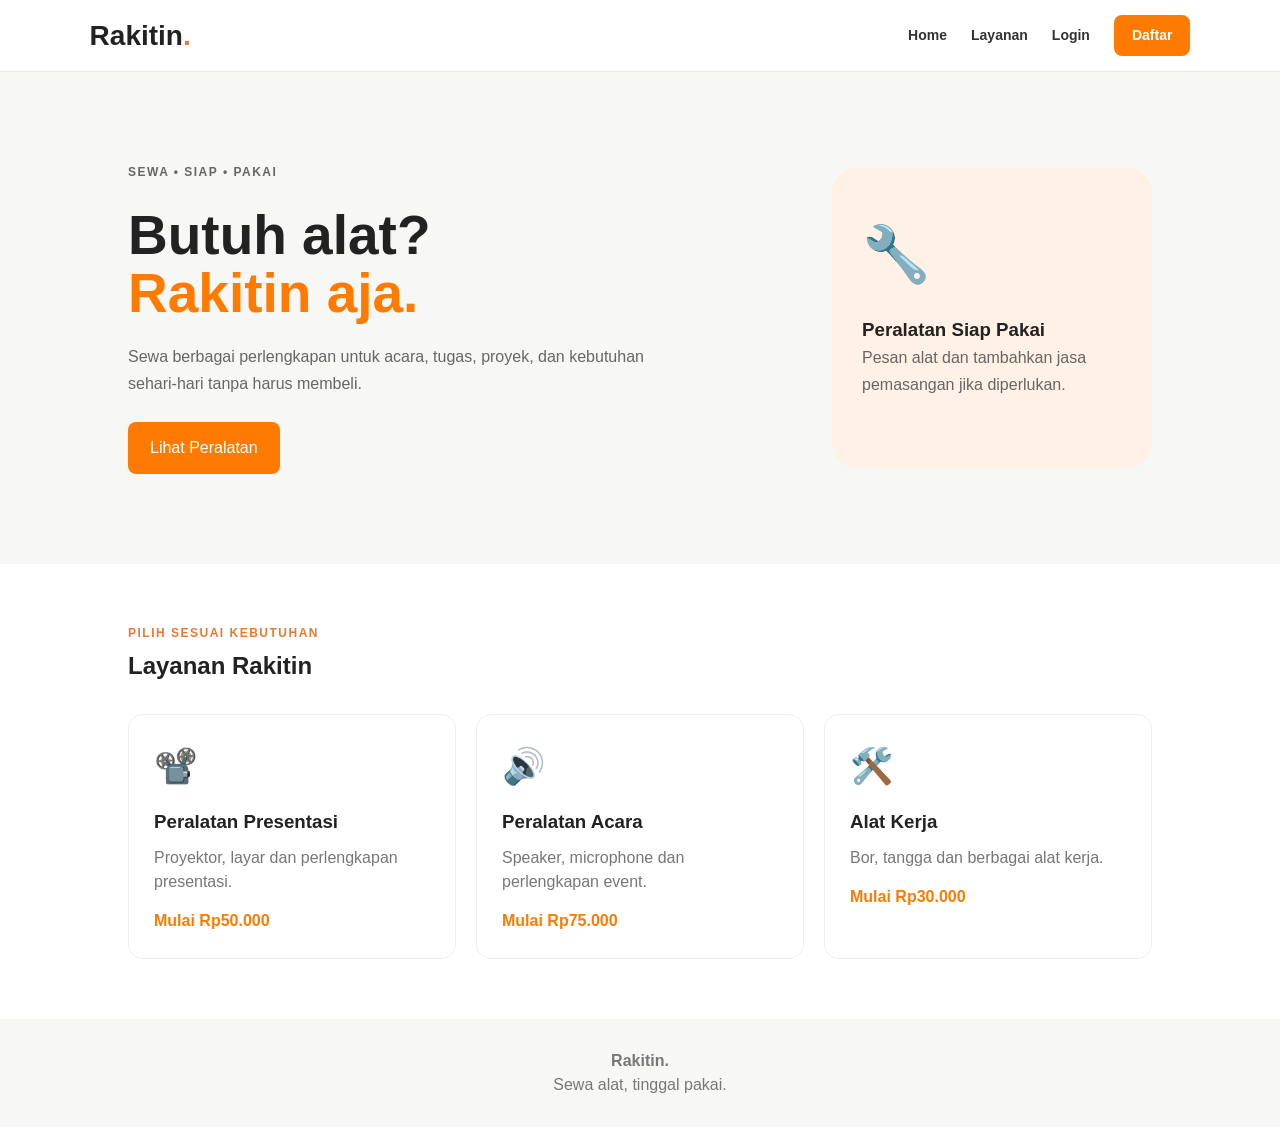
<file: index.html>
<!DOCTYPE html>
<html lang="id">
<head>
    <meta charset="UTF-8">
    <meta name="viewport" content="width=device-width, initial-scale=1.0">
    <title>Rakitin - Sewa Alat</title>
    <link rel="stylesheet" href="style.css">
</head>
<body>

<header>
    <div class="logo">Rakitin<span>.</span></div>

    <nav>
        <a href="index.html">Home</a>
        <a href="#layanan">Layanan</a>
        <a href="login.html">Login</a>
        <a class="nav-register" href="register.html">Daftar</a>
    </nav>
</header>

<section class="hero">
    <div>
        <p class="label">SEWA • SIAP • PAKAI</p>
        <h1>Butuh alat?<br><span>Rakitin aja.</span></h1>
        <p>
            Sewa berbagai perlengkapan untuk acara, tugas,
            proyek, dan kebutuhan sehari-hari tanpa harus membeli.
        </p>

        <a href="#layanan" class="button">Lihat Peralatan</a>
    </div>

    <div class="hero-box">
        <div class="tool-icon">🔧</div>
        <h3>Peralatan Siap Pakai</h3>
        <p>Pesan alat dan tambahkan jasa pemasangan jika diperlukan.</p>
    </div>
</section>

<section id="layanan" class="section">
    <p class="label">PILIH SESUAI KEBUTUHAN</p>
    <h2>Layanan Rakitin</h2>

    <div class="cards">
        <div class="card">
            <div class="icon">📽️</div>
            <h3>Peralatan Presentasi</h3>
            <p>Proyektor, layar dan perlengkapan presentasi.</p>
            <b>Mulai Rp50.000</b>
        </div>

        <div class="card">
            <div class="icon">🔊</div>
            <h3>Peralatan Acara</h3>
            <p>Speaker, microphone dan perlengkapan event.</p>
            <b>Mulai Rp75.000</b>
        </div>

        <div class="card">
            <div class="icon">🛠️</div>
            <h3>Alat Kerja</h3>
            <p>Bor, tangga dan berbagai alat kerja.</p>
            <b>Mulai Rp30.000</b>
        </div>
    </div>
</section>

<footer>
    <b>Rakitin.</b>
    <p>Sewa alat, tinggal pakai.</p>
</footer>

</body>
</html>
</file>
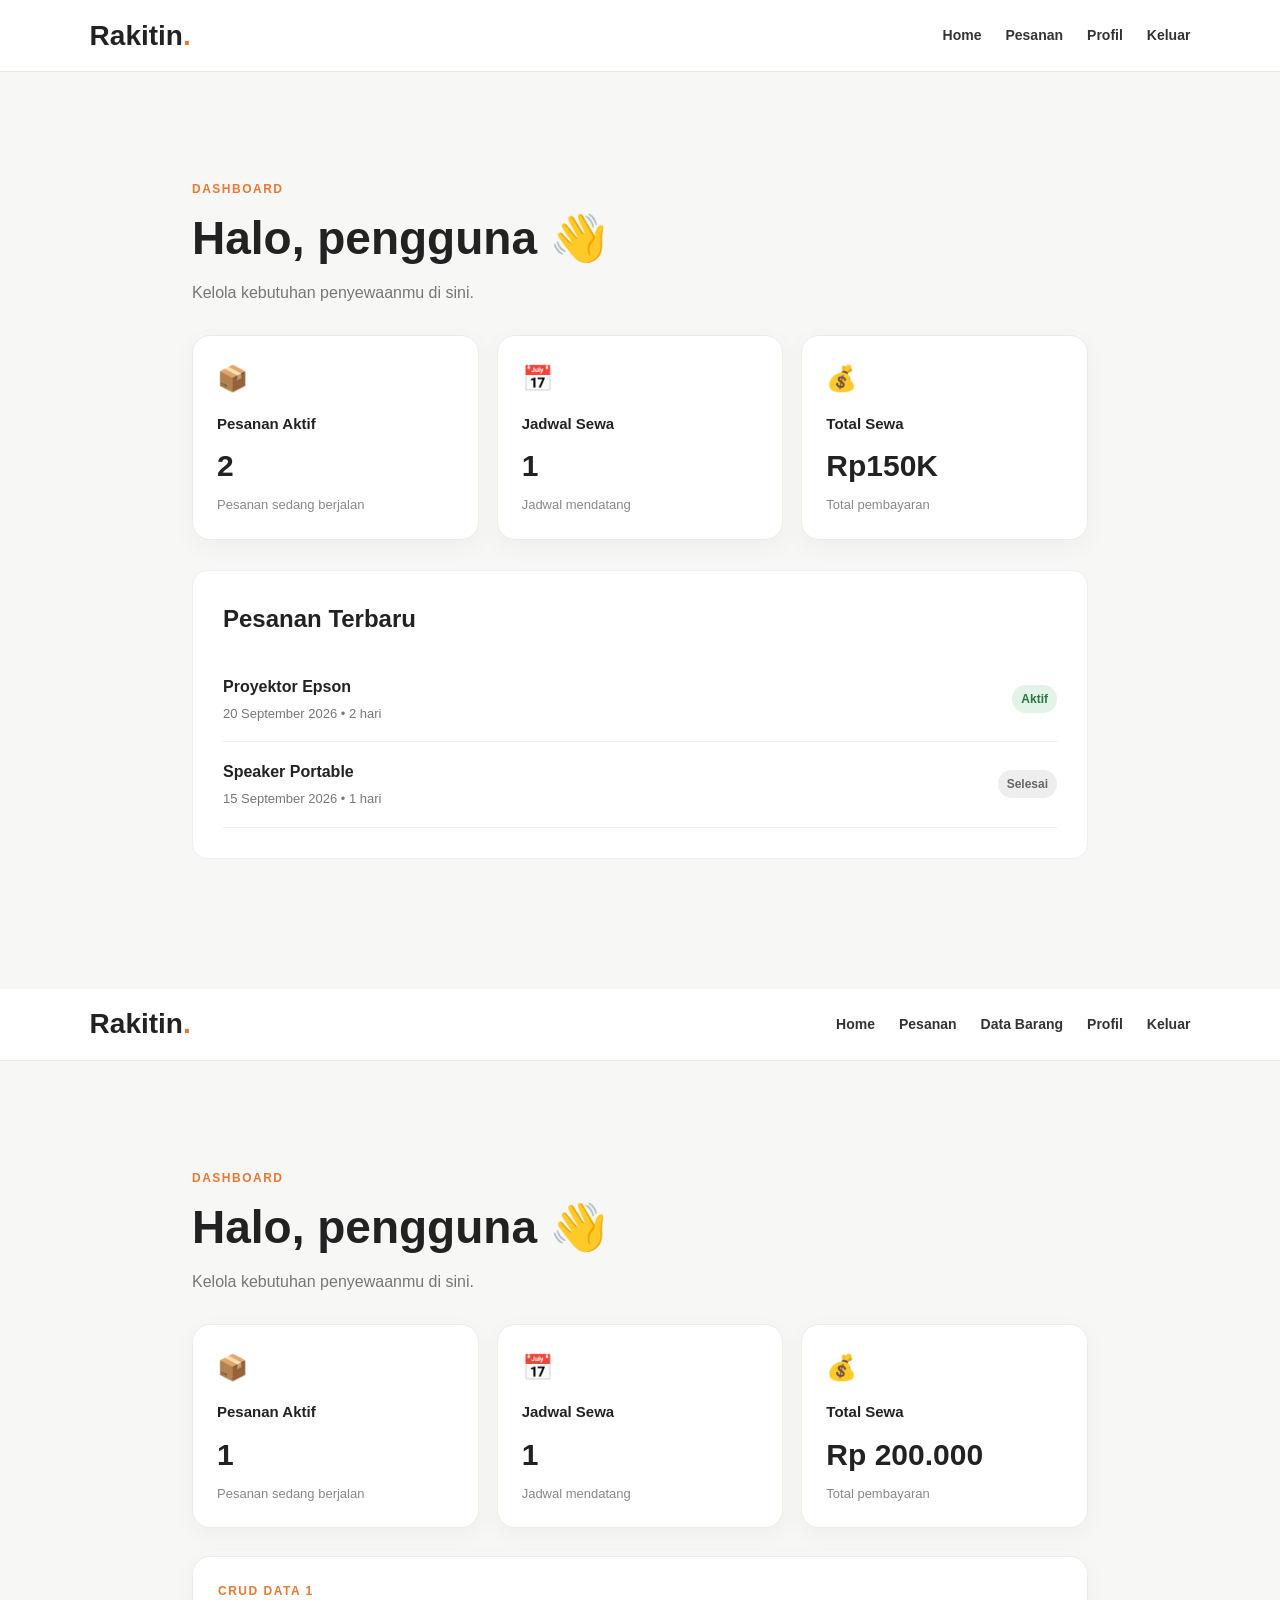
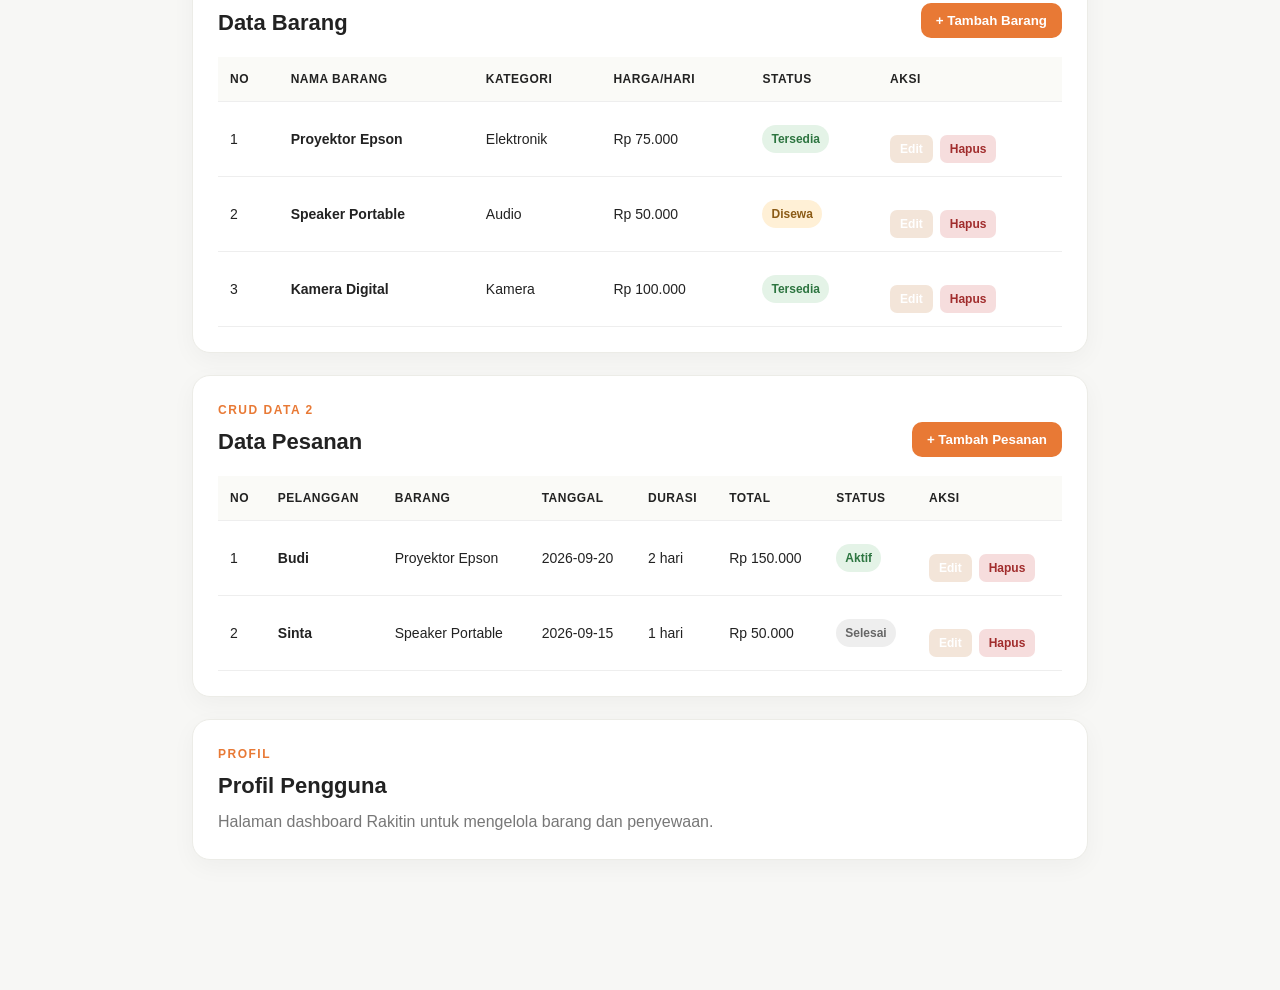
<file: dashboard.html>
<!DOCTYPE html>
<html lang="id">
<head>
    <meta charset="UTF-8">
    <meta name="viewport" content="width=device-width, initial-scale=1.0">
    <title>Dashboard - Rakitin</title>
    <link rel="stylesheet" href="style.css">
</head>
<body>

<header>
    <div class="logo">Rakitin<span>.</span></div>

    <nav>
        <a href="index.html">Home</a>
        <a href="#">Pesanan</a>
        <a href="#">Profil</a>
        <a href="login.html">Keluar</a>
    </nav>
</header>

<main class="dashboard">

    <p class="label">DASHBOARD</p>
    <h1>Halo, pengguna 👋</h1>
    <p class="dashboard-text">
        Kelola kebutuhan penyewaanmu di sini.
    </p>

    <div class="dashboard-grid">

        <div class="dashboard-card">
            <span>📦</span>
            <h3>Pesanan Aktif</h3>
            <strong>2</strong>
            <p>Pesanan sedang berjalan</p>
        </div>

        <div class="dashboard-card">
            <span>📅</span>
            <h3>Jadwal Sewa</h3>
            <strong>1</strong>
            <p>Jadwal mendatang</p>
        </div>

        <div class="dashboard-card">
            <span>💰</span>
            <h3>Total Sewa</h3>
            <strong>Rp150K</strong>
            <p>Total pembayaran</p>
        </div>

    </div>

    <div class="order">
        <h2>Pesanan Terbaru</h2>

        <div class="order-item">
            <div>
                <b>Proyektor Epson</b>
                <p>20 September 2026 • 2 hari</p>
            </div>

            <span class="status">Aktif</span>
        </div>

        <div class="order-item">
            <div>
                <b>Speaker Portable</b>
                <p>15 September 2026 • 1 hari</p>
            </div>

            <span class="status selesai">Selesai</span>
        </div>
    </div>

</main>

</body>
</html>
<!DOCTYPE html>
<html lang="id">
<head>
    <meta charset="UTF-8">
    <meta name="viewport" content="width=device-width, initial-scale=1.0">
    <title>Dashboard - Rakitin</title>
    <link rel="stylesheet" href="style.css">
</head>

<body>

<header>
    <div class="logo">Rakitin<span>.</span></div>

    <nav>
        <a href="index.html">Home</a>
        <a href="#pesanan">Pesanan</a>
        <a href="#barang">Data Barang</a>
        <a href="#profil">Profil</a>
        <a href="login.html">Keluar</a>
    </nav>
</header>

<main class="dashboard">

    <p class="label">DASHBOARD</p>

    <h1>Halo, pengguna 👋</h1>

    <p class="dashboard-text">
        Kelola kebutuhan penyewaanmu di sini.
    </p>


    <!-- STATISTIK -->

    <section class="dashboard-grid">

        <div class="dashboard-card">
            <span>📦</span>
            <h3>Pesanan Aktif</h3>
            <strong id="statAktif">0</strong>
            <p>Pesanan sedang berjalan</p>
        </div>

        <div class="dashboard-card">
            <span>📅</span>
            <h3>Jadwal Sewa</h3>
            <strong id="statJadwal">0</strong>
            <p>Jadwal mendatang</p>
        </div>

        <div class="dashboard-card">
            <span>💰</span>
            <h3>Total Sewa</h3>
            <strong id="statTotal">Rp0</strong>
            <p>Total pembayaran</p>
        </div>

    </section>


    <!-- CRUD DATA BARANG -->

    <section class="panel" id="barang">

        <div class="section-head">

            <div>
                <p class="label">CRUD DATA 1</p>
                <h2>Data Barang</h2>
            </div>

            <button
                class="btn primary"
                onclick="openBarangModal()">
                + Tambah Barang
            </button>

        </div>


        <div class="table-wrap">

            <table>

                <thead>
                    <tr>
                        <th>No</th>
                        <th>Nama Barang</th>
                        <th>Kategori</th>
                        <th>Harga/Hari</th>
                        <th>Status</th>
                        <th>Aksi</th>
                    </tr>
                </thead>

                <tbody id="barangTable"></tbody>

            </table>

        </div>

    </section>


    <!-- CRUD DATA PESANAN -->

    <section class="panel" id="pesanan">

        <div class="section-head">

            <div>
                <p class="label">CRUD DATA 2</p>
                <h2>Data Pesanan</h2>
            </div>

            <button
                class="btn primary"
                onclick="openPesananModal()">
                + Tambah Pesanan
            </button>

        </div>


        <div class="table-wrap">

            <table>

                <thead>
                    <tr>
                        <th>No</th>
                        <th>Pelanggan</th>
                        <th>Barang</th>
                        <th>Tanggal</th>
                        <th>Durasi</th>
                        <th>Total</th>
                        <th>Status</th>
                        <th>Aksi</th>
                    </tr>
                </thead>

                <tbody id="pesananTable"></tbody>

            </table>

        </div>

    </section>


    <!-- PROFIL -->

    <section class="panel" id="profil">

        <p class="label">PROFIL</p>

        <h2>Profil Pengguna</h2>

        <p class="profile-text">
            Halaman dashboard Rakitin untuk mengelola
            barang dan penyewaan.
        </p>

    </section>

</main>


<!-- MODAL DATA BARANG -->

<div class="modal" id="barangModal">

    <div class="modal-box">

        <button
            class="close"
            onclick="closeModal('barangModal')">
            &times;
        </button>

        <h2 id="barangModalTitle">
            Tambah Barang
        </h2>

        <form id="barangForm">

            <input
                type="hidden"
                id="barangId">


            <label>
                Nama Barang

                <input
                    id="barangNama"
                    type="text"
                    required>
            </label>


            <label>
                Kategori

                <input
                    id="barangKategori"
                    type="text"
                    required>
            </label>


            <label>
                Harga per Hari

                <input
                    id="barangHarga"
                    type="number"
                    min="0"
                    required>
            </label>


            <label>
                Status

                <select id="barangStatus">

                    <option value="Tersedia">
                        Tersedia
                    </option>

                    <option value="Disewa">
                        Disewa
                    </option>

                </select>

            </label>


            <button
                class="btn primary"
                type="submit">
                Simpan
            </button>

        </form>

    </div>

</div>


<!-- MODAL PESANAN -->

<div class="modal" id="pesananModal">

    <div class="modal-box">

        <button
            class="close"
            onclick="closeModal('pesananModal')">
            &times;
        </button>

        <h2 id="pesananModalTitle">
            Tambah Pesanan
        </h2>


        <form id="pesananForm">

            <input
                type="hidden"
                id="pesananId">


            <label>
                Nama Pelanggan

                <input
                    id="pesananPelanggan"
                    type="text"
                    required>
            </label>


            <label>
                Barang

                <select
                    id="pesananBarang"
                    required>
                </select>

            </label>


            <label>
                Tanggal

                <input
                    id="pesananTanggal"
                    type="date"
                    required>
            </label>


            <label>
                Durasi (hari)

                <input
                    id="pesananDurasi"
                    type="number"
                    min="1"
                    required>
            </label>


            <label>
                Status

                <select id="pesananStatus">

                    <option value="Aktif">
                        Aktif
                    </option>

                    <option value="Selesai">
                        Selesai
                    </option>

                    <option value="Menunggu">
                        Menunggu
                    </option>

                </select>

            </label>


            <button
                class="btn primary"
                type="submit">
                Simpan
            </button>

        </form>

    </div>

</div>


<script src="script.js"></script>

</body>
</html>
</file>
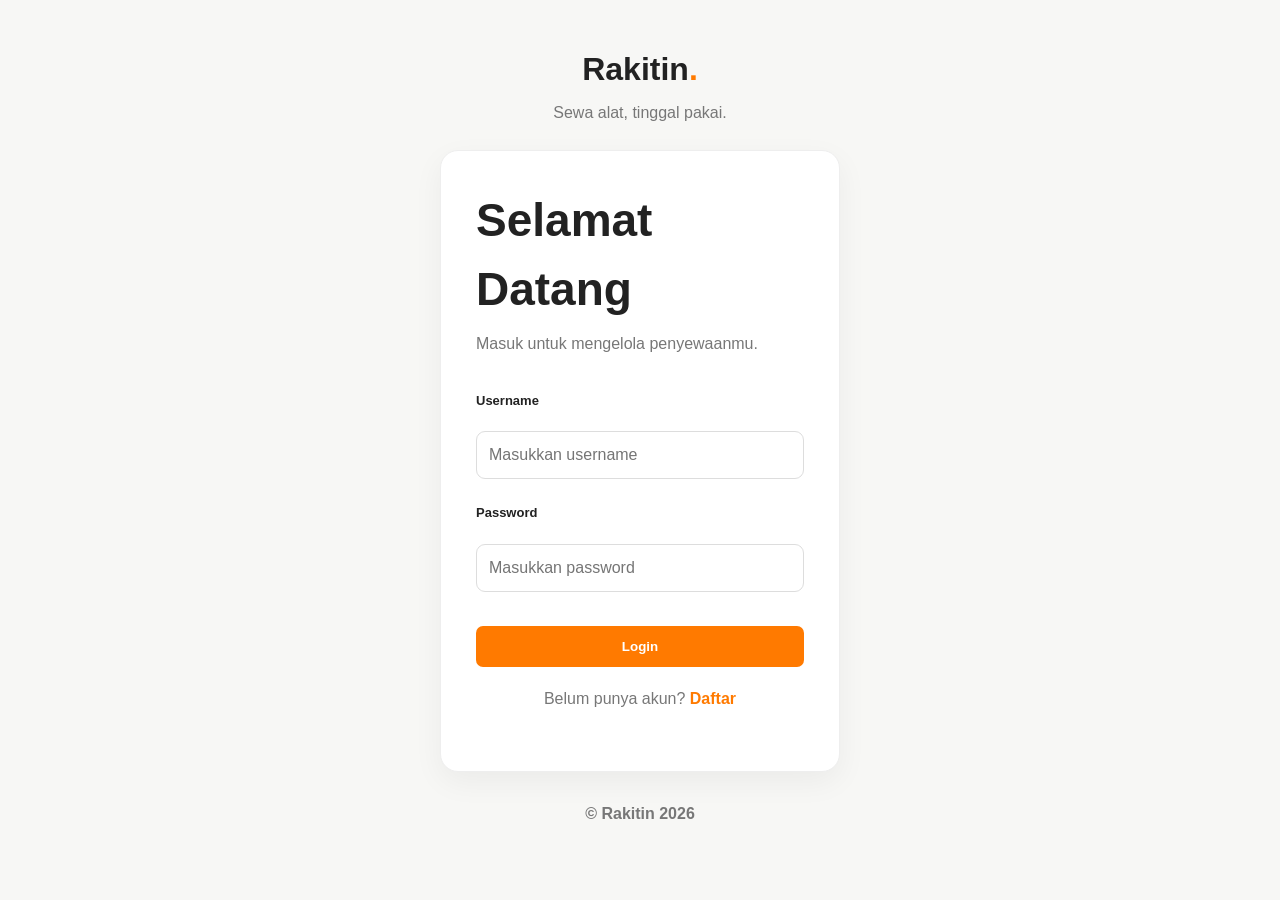
<file: login.html>
<!DOCTYPE html>
<html lang="id">
<head>
    <meta charset="UTF-8">
    <meta name="viewport" content="width=device-width, initial-scale=1.0">
    <title>Login - Rakitin</title>
    <link rel="stylesheet" href="style.css">
</head>
<body>

<div class="auth-container">

    <div class="auth-logo">Rakitin<span>.</span></div>

    <p class="auth-subtitle">Sewa alat, tinggal pakai.</p>

    <div class="auth-box">
        <h1>Selamat Datang</h1>
        <p>Masuk untuk mengelola penyewaanmu.</p>

        <form>
            <label>Username</label>
            <input type="text" placeholder="Masukkan username" required>

            <label>Password</label>
            <input type="password" placeholder="Masukkan password" required>

            <button type="submit">Login</button>
        </form>

        <p class="switch">
            Belum punya akun?
            <a href="register.html">Daftar</a>
        </p>
    </div>

    <footer>
        <b>© Rakitin 2026</b>
    </footer>

</div>

</body>
</html>
</file>
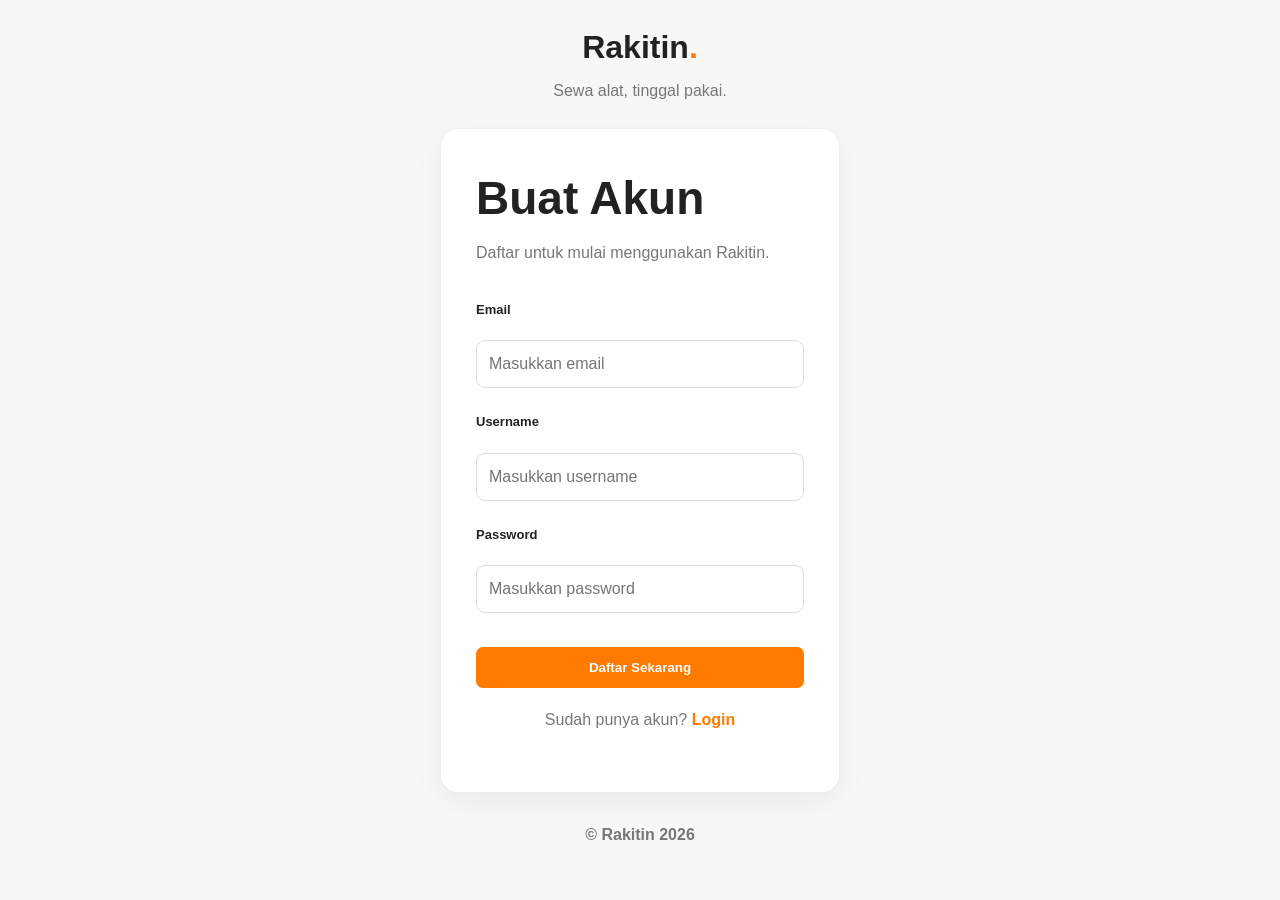
<file: register.html>
<!DOCTYPE html>
<html lang="id">
<head>
    <meta charset="UTF-8">
    <meta name="viewport" content="width=device-width, initial-scale=1.0">
    <title>Register - Rakitin</title>
    <link rel="stylesheet" href="style.css">
</head>
<body>

<div class="auth-container">

    <div class="auth-logo">Rakitin<span>.</span></div>

    <p class="auth-subtitle">Sewa alat, tinggal pakai.</p>

    <div class="auth-box">
        <h1>Buat Akun</h1>
        <p>Daftar untuk mulai menggunakan Rakitin.</p>

        <form>
            <label>Email</label>
            <input type="email" placeholder="Masukkan email" required>

            <label>Username</label>
            <input type="text" placeholder="Masukkan username" required>

            <label>Password</label>
            <input type="password" placeholder="Masukkan password" required>

            <button type="submit">Daftar Sekarang</button>
        </form>

        <p class="switch">
            Sudah punya akun?
            <a href="login.html">Login</a>
        </p>
    </div>

    <footer>
        <b>© Rakitin 2026</b>
    </footer>

</div>

</body>
</html>
</file>
<file: style.css>
* {
    box-sizing: border-box;
    margin: 0;
    padding: 0;
}

body {
    font-family: Arial, sans-serif;
    background: #fafafa;
    color: #222;
}

header {
    height: 70px;
    padding: 0 8%;
    display: flex;
    align-items: center;
    justify-content: space-between;
    background: white;
    border-bottom: 1px solid #eee;
}

.logo {
    font-size: 25px;
    font-weight: bold;
}

.logo span,
.auth-logo span,
.hero span {
    color: #ff7a00;
}

nav {
    display: flex;
    gap: 25px;
    align-items: center;
}

nav a {
    color: #333;
    text-decoration: none;
    font-size: 14px;
}

.nav-register {
    background: #ff7a00;
    color: white !important;
    padding: 10px 18px;
    border-radius: 8px;
}

.hero {
    padding: 90px 10%;
    display: flex;
    align-items: center;
    justify-content: space-between;
    gap: 50px;
}

.hero > div:first-child {
    max-width: 550px;
}

.label {
    color: #ff7a00;
    font-size: 12px;
    font-weight: bold;
    letter-spacing: 2px;
    margin-bottom: 15px;
}

.hero h1 {
    font-size: 55px;
    line-height: 1.05;
    margin-bottom: 20px;
}

.hero p {
    color: #666;
    line-height: 1.7;
    margin-bottom: 25px;
}

.button {
    display: inline-block;
    background: #ff7a00;
    color: white;
    text-decoration: none;
    padding: 14px 22px;
    border-radius: 8px;
}

.hero-box {
    width: 320px;
    padding: 45px 30px;
    background: #fff1e5;
    border-radius: 25px;
}

.tool-icon {
    font-size: 55px;
    margin-bottom: 20px;
}

.section {
    padding: 60px 10%;
    background: white;
}

.section h2 {
    margin-bottom: 30px;
}

.cards {
    display: grid;
    grid-template-columns: repeat(3, 1fr);
    gap: 20px;
}

.card {
    padding: 25px;
    border: 1px solid #eee;
    border-radius: 15px;
}

.card .icon {
    font-size: 35px;
    margin-bottom: 15px;
}

.card h3 {
    margin-bottom: 10px;
}

.card p {
    color: #777;
    line-height: 1.5;
    margin-bottom: 15px;
}

.card b {
    color: #ff7a00;
}

footer {
    text-align: center;
    padding: 30px;
    color: #777;
}

.auth-container {
    min-height: 100vh;
    display: flex;
    flex-direction: column;
    align-items: center;
    justify-content: center;
}

.auth-logo {
    font-size: 32px;
    font-weight: bold;
}

.auth-subtitle {
    color: #777;
    margin: 8px 0 25px;
}

.auth-box {
    width: 400px;
    background: white;
    padding: 35px;
    border: 1px solid #eee;
    border-radius: 18px;
    box-shadow: 0 10px 30px rgba(0,0,0,0.05);
}

.auth-box h1 {
    margin-bottom: 8px;
}

.auth-box > p {
    color: #777;
    margin-bottom: 25px;
}

form {
    display: flex;
    flex-direction: column;
}

label {
    margin: 10px 0 7px;
    font-size: 14px;
    font-weight: bold;
}

input {
    padding: 13px;
    border: 1px solid #ddd;
    border-radius: 7px;
    outline: none;
}

input:focus {
    border-color: #ff7a00;
}

button {
    margin-top: 20px;
    padding: 13px;
    border: none;
    border-radius: 7px;
    background: #ff7a00;
    color: white;
    font-weight: bold;
    cursor: pointer;
}

.switch {
    text-align: center;
    margin-top: 20px !important;
}

.switch a {
    color: #ff7a00;
    text-decoration: none;
    font-weight: bold;
}

.dashboard {
    padding: 60px 10%;
}

.dashboard h1 {
    margin-bottom: 8px;
}

.dashboard-text {
    color: #777;
    margin-bottom: 35px;
}

.dashboard-grid {
    display: grid;
    grid-template-columns: repeat(3, 1fr);
    gap: 20px;
}

.dashboard-card {
    background: white;
    padding: 25px;
    border: 1px solid #eee;
    border-radius: 15px;
}

.dashboard-card span {
    font-size: 30px;
}

.dashboard-card h3 {
    margin: 15px 0 8px;
}

.dashboard-card strong {
    font-size: 28px;
}

.dashboard-card p {
    color: #777;
    margin-top: 7px;
}

.order {
    background: white;
    padding: 30px;
    margin-top: 30px;
    border-radius: 15px;
    border: 1px solid #eee;
}

.order h2 {
    margin-bottom: 20px;
}

.order-item {
    display: flex;
    justify-content: space-between;
    align-items: center;
    padding: 18px 0;
    border-bottom: 1px solid #eee;
}

.order-item p {
    color: #777;
    font-size: 13px;
    margin-top: 5px;
}

.status {
    background: #fff1e5;
    color: #ff7a00;
    padding: 7px 13px;
    border-radius: 20px;
    font-size: 12px;
}

.selesai {
    background: #eee;
    color: #555;
}

@media (max-width: 700px) {

    header {
        padding: 0 5%;
    }

    nav {
        gap: 10px;
    }

    nav a {
        font-size: 12px;
    }

    .hero {
        padding: 60px 7%;
        flex-direction: column;
        align-items: flex-start;
    }

    .hero h1 {
        font-size: 42px;
    }

    .cards,
    .dashboard-grid {
        grid-template-columns: 1fr;
    }

    .auth-box {
        width: 90%;
    }
}
* {
    box-sizing: border-box;
    margin: 0;
    padding: 0;
}

body {
    font-family: Arial, Helvetica, sans-serif;
    background: #f7f7f5;
    color: #222;
    line-height: 1.5;
}


/* =========================
   HEADER
========================= */

header {
    min-height: 72px;
    padding: 0 7%;

    display: flex;
    align-items: center;
    justify-content: space-between;

    background: #fff;

    border-bottom: 1px solid #e9e9e4;

    position: sticky;
    top: 0;

    z-index: 10;
}


.logo {
    font-size: 28px;
    font-weight: 800;
}


.logo span {
    color: #e87935;
}


nav {
    display: flex;
    gap: 24px;
    align-items: center;
}


nav a {
    color: #333;
    text-decoration: none;

    font-size: 14px;
    font-weight: 600;
}


nav a:hover {
    color: #e87935;
}


/* =========================
   DASHBOARD
========================= */

.dashboard {
    width: min(1180px, 90%);

    margin: 48px auto 70px;
}


.label {
    color: #e87935;

    font-size: 12px;
    font-weight: 800;

    letter-spacing: 1.5px;

    margin-bottom: 6px;
}


h1 {
    font-size: clamp(30px, 5vw, 46px);

    margin-bottom: 8px;
}


.dashboard-text {
    color: #777;

    margin-bottom: 30px;
}


/* =========================
   STATISTIK
========================= */

.dashboard-grid {
    display: grid;

    grid-template-columns:
        repeat(3, 1fr);

    gap: 18px;

    margin-bottom: 28px;
}


.dashboard-card {
    background: #fff;

    border: 1px solid #ecece7;

    border-radius: 18px;

    padding: 24px;

    box-shadow:
        0 7px 25px rgba(0,0,0,.04);
}


.dashboard-card span {
    font-size: 25px;
}


.dashboard-card h3 {
    margin-top: 15px;

    font-size: 15px;
}


.dashboard-card strong {
    display: block;

    font-size: 30px;

    margin: 6px 0;
}


.dashboard-card p {
    color: #888;

    font-size: 13px;
}


/* =========================
   PANEL
========================= */

.panel {
    background: #fff;

    border: 1px solid #ecece7;

    border-radius: 18px;

    padding: 25px;

    margin-top: 22px;

    box-shadow:
        0 7px 25px rgba(0,0,0,.04);
}


.section-head {
    display: flex;

    justify-content: space-between;

    align-items: center;

    gap: 20px;

    margin-bottom: 18px;
}


.section-head h2,
.panel h2 {
    font-size: 22px;
}


/* =========================
   BUTTON
========================= */

.btn {
    border: 0;

    border-radius: 10px;

    padding: 10px 15px;

    font-weight: 700;

    cursor: pointer;
}


.primary {
    background: #e87935;

    color: #fff;
}


.primary:hover {
    opacity: .9;
}


/* =========================
   TABLE
========================= */

.table-wrap {
    width: 100%;

    overflow-x: auto;
}


table {
    width: 100%;

    border-collapse: collapse;

    min-width: 760px;
}


th,
td {
    padding: 13px 12px;

    border-bottom:
        1px solid #eee;

    text-align: left;

    font-size: 14px;
}


th {
    background: #fafaf7;

    font-size: 12px;

    text-transform: uppercase;

    letter-spacing: .5px;
}


/* =========================
   ACTION BUTTON
========================= */

.action {
    display: flex;

    gap: 7px;
}


.btn-small {
    padding: 7px 10px;

    border: 0;

    border-radius: 7px;

    cursor: pointer;

    font-size: 12px;

    font-weight: 700;
}


.edit {
    background: #f3e5d9;
}


.delete {
    background: #f6dddd;

    color: #a12d2d;
}


/* =========================
   STATUS
========================= */

.status {
    display: inline-block;

    padding: 5px 9px;

    border-radius: 20px;

    background: #e4f3e7;

    color: #2d7540;

    font-size: 12px;

    font-weight: 700;
}


.status.selesai {
    background: #eee;

    color: #666;
}


.status.menunggu {
    background: #fff0d6;

    color: #8b5b16;
}


/* =========================
   PROFIL
========================= */

.profile-text {
    color: #777;

    margin-top: 8px;
}


/* =========================
   MODAL
========================= */

.modal {
    display: none;

    position: fixed;

    inset: 0;

    background:
        rgba(0,0,0,.45);

    z-index: 50;

    align-items: center;

    justify-content: center;

    padding: 20px;
}


.modal.show {
    display: flex;
}


.modal-box {
    background: #fff;

    width: min(500px, 100%);

    border-radius: 18px;

    padding: 28px;

    position: relative;
}


.modal-box h2 {
    margin-bottom: 20px;
}


.close {
    position: absolute;

    top: 12px;

    right: 16px;

    border: 0;

    background: transparent;

    font-size: 28px;

    cursor: pointer;
}


/* =========================
   FORM
========================= */

form {
    display: grid;

    gap: 14px;
}


label {
    display: grid;

    gap: 6px;

    font-size: 13px;

    font-weight: 700;
}


input,
select {
    width: 100%;

    padding: 11px 12px;

    border:
        1px solid #ddd;

    border-radius: 9px;

    font: inherit;

    background: #fff;
}


form .btn {
    margin-top: 5px;
}


/* =========================
   RESPONSIVE
========================= */

@media (max-width: 800px) {

    header {
        padding: 15px 5%;

        align-items: flex-start;

        flex-direction: column;

        gap: 12px;
    }


    nav {
        width: 100%;

        overflow-x: auto;

        gap: 17px;

        padding-bottom: 3px;
    }


    .dashboard {
        width: 92%;

        margin-top: 30px;
    }


    .dashboard-grid {
        grid-template-columns: 1fr;
    }


    .section-head {
        align-items: flex-start;

        flex-direction: column;
    }


    .section-head .btn {
        width: 100%;
    }

}
</file>
